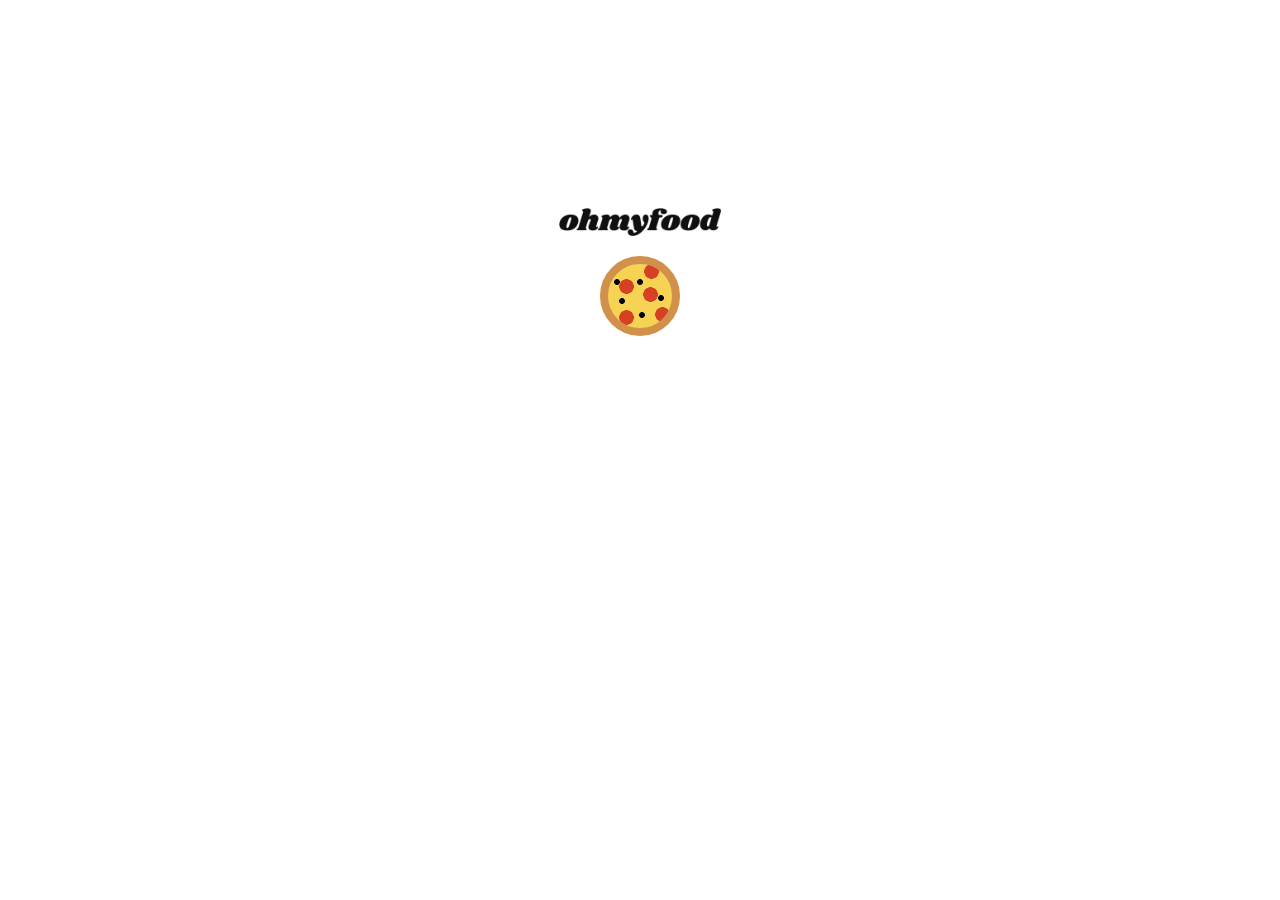
<file: index.html>
<!DOCTYPE html>
<html>
    <head>
        <title>Redirection</title>
        <meta http-equiv="refresh" content="3; url = home.html" />
        <link rel="stylesheet" href="./assets/css/loader.css" />
    </head>
    <body>
        <main class="loader">
            <img class="loader__img" src="./assets/images/logo/ohmyfood.png" alt="">
            <div class="loader__loader"></div>
        </main>
    </body>
</html>
</file>
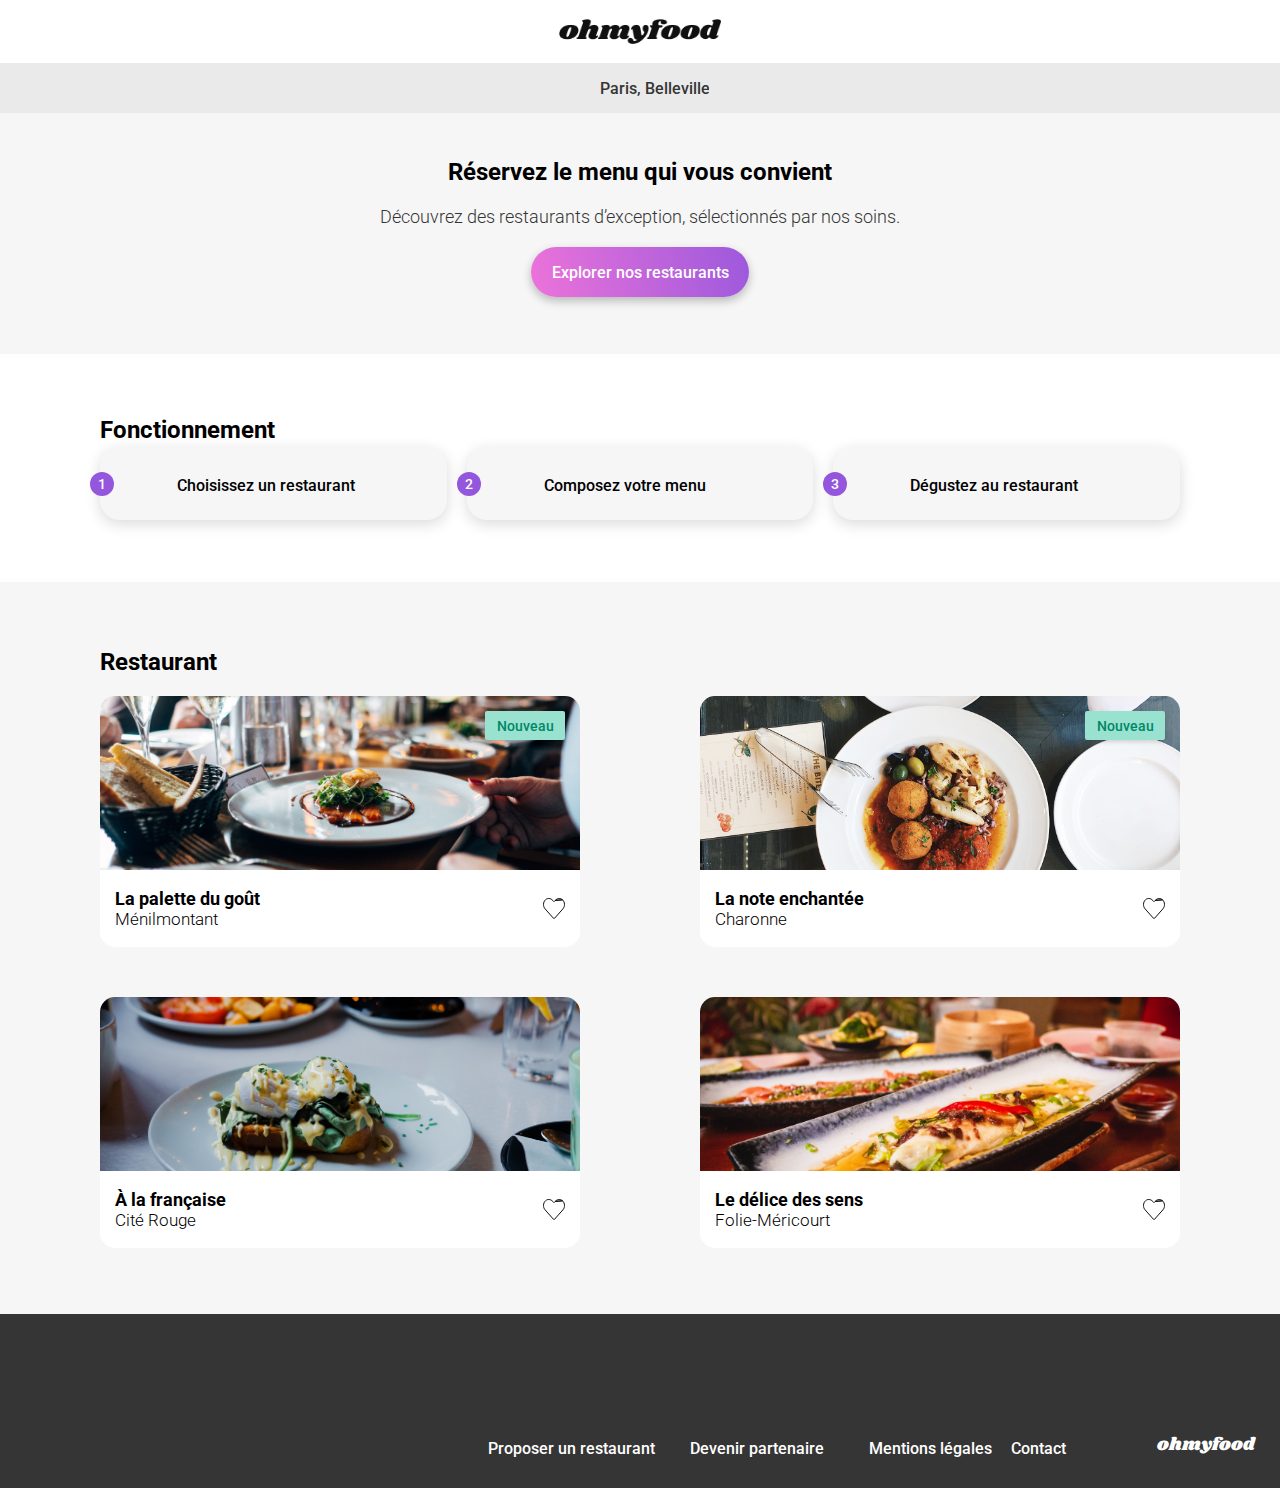
<file: home.html>
<!DOCTYPE html>
<html lang="FR">
<head>
    <meta charset="UTF-8">
    <meta name="viewport" content="width=device-width, initial-scale=1.0">
    <title>Ohmyfood</title>
    <link
            rel="stylesheet"
            href="https://cdnjs.cloudflare.com/ajax/libs/font-awesome/6.2.1/css/all.min.css"
            integrity="sha512-MV7K8+y+gLIBoVD59lQIYicR65iaqukzvf/nwasF0nqhPay5w/9lJmVM2hMDcnK1OnMGCdVK+iQrJ7lzPJQd1w=="
            crossorigin="anonymous"
            referrerpolicy="no-referrer" />
    <link rel="stylesheet" href="./assets/css/style.css" />
</head>
<body>
    <header class="header">
        <div class="header__title">
            <!-- <i class="fa-solid fa-arrow-left header__title-i"></i> -->
            <img class="header__title-img" src="./assets/images/logo/ohmyfood.png" alt="">
        </div>
        <div class="header__location">
            <i class="header__location-i fa-solid fa-location-dot"></i>
            <form action="#">
                <input class="header__location-input" value="Paris, Belleville"></input>
            </form>
        </div>
    </header>
    <main>
        <section class="home">
            <h1 class="home__title">Réservez le menu qui vous convient</h1>
            <p class="home__text">Découvrez des restaurants d’exception, sélectionnés par nos soins.</p>
            <Button class="home__btn">
                Explorer nos restaurants
            </Button>
        </section>
        <section class="howto">
            <div class="howto__box">
                <h2 class="howto__box-title">Fonctionnement</h2>
                <div class="howto__box-div">
                    <div class="howto__box-div-box">
                        <div class="howto__box-div-box-circle">
                            <p class="howto__box-div-box-circle-text">1</p>
                        </div>
                        <i class="howto__box-div-box-i fa-solid fa-mobile-screen-button"></i>
                        <p class="howto__box-div-box-text">Choisissez un restaurant</p>
                    </div>
                    <div class="howto__box-div-box">
                        <div class="howto__box-div-box-circle">
                            <p class="howto__box-div-box-circle-text">2</p>
                        </div>
                        <i class="howto__box-div-box-i fa-solid fa-list"></i>
                        <p class="howto__box-div-box-text">Composez votre menu</p>
                    </div>
                    <div class="howto__box-div-box">
                        <div class="howto__box-div-box-circle">
                            <p class="howto__box-div-box-circle-text">3</p>
                        </div>
                        <i class="howto__box-div-box-i fa-solid fa-store"></i>
                        <p class="howto__box-div-box-text">Dégustez au restaurant</p>
                    </div>
                </div>
            </div>
        </section>
        <section class="restaurant">
            <div class="restaurant__div">
                <h2 class="restaurant__div-title">Restaurant</h2>
                <div class="restaurant__div-cards">
                    <a href="./restaurant/restaurant1.html">
                        <div class="restaurant__div-cards-card">
                            <div class="restaurant__div-cards-card-new">Nouveau</div>
                            <img class="restaurant__div-cards-card-img" src="./assets/images/restaurants/jay-wennington-N_Y88TWmGwA-unsplash.jpg" alt="">
                            <div class="restaurant__div-cards-card-bottom">
                                <div class="restaurant__div-cards-card-bottom-texts">
                                    <h3 class="restaurant__div-cards-card-bottom-texts-title">La palette du goût</h3>
                                    <p class="restaurant__div-cards-card-bottom-texts-text">Ménilmontant</p>
                                </div>
                                <div class="restaurant__div-cards-card-bottom-i"></div>
                            </div>
                        </div>
                    </a>
                    <a href="./restaurant/restaurant2.html">
                        <div class="restaurant__div-cards-card">
                            <div class="restaurant__div-cards-card-new">Nouveau</div>
                            <img class="restaurant__div-cards-card-img" src="./assets/images/restaurants/stil-u2Lp8tXIcjw-unsplash.jpg" alt="">
                            <div class="restaurant__div-cards-card-bottom">
                                <div class="restaurant__div-cards-card-bottom-texts">
                                    <h3 class="restaurant__div-cards-card-bottom-texts-title">La note enchantée</h3>
                                    <p class="restaurant__div-cards-card-bottom-texts-text">Charonne</p>
                                </div>
                                <div class="restaurant__div-cards-card-bottom-i"></div>
                            </div>
                        </div>
                    </a>
                    <a href="./restaurant/restaurant3.html">
                        <div class="restaurant__div-cards-card">
                            <div class="restaurant__div-cards-card-new restaurant__div-cards-card-new-hidden">Nouveau</div>
                            <img class="restaurant__div-cards-card-img" src="./assets/images/restaurants/toa-heftiba-DQKerTsQwi0-unsplash.jpg" alt="">
                            <div class="restaurant__div-cards-card-bottom">
                                <div class="restaurant__div-cards-card-bottom-texts">
                                    <h3 class="restaurant__div-cards-card-bottom-texts-title">À la française</h3>
                                    <p class="restaurant__div-cards-card-bottom-texts-text">Cité Rouge</p>
                                </div>
                                <div class="restaurant__div-cards-card-bottom-i"></div>
                            </div>
                        </div>
                    </a>
                    <a href="./restaurant/restaurant4.html">
                        <div class="restaurant__div-cards-card">
                            <div class="restaurant__div-cards-card-new restaurant__div-cards-card-new-hidden">Nouveau</div>
                            <img class="restaurant__div-cards-card-img" src="./assets/images/restaurants/louis-hansel-shotsoflouis-qNBGVyOCY8Q-unsplash.jpg" alt="">
                            <div class="restaurant__div-cards-card-bottom">
                                <div class="restaurant__div-cards-card-bottom-texts">
                                    <h3 class="restaurant__div-cards-card-bottom-texts-title">Le délice des sens</h3>
                                    <p class="restaurant__div-cards-card-bottom-texts-text">Folie-Méricourt</p>
                                </div>
                                <div class="restaurant__div-cards-card-bottom-i"></div>
                            </div>
                        </div>
                    </a>
                </div>
            </div>
        </section>
    </main>
    <footer class="footer">
        <h2 class="footer__title">ohmyfood</h2>
        <div class="footer__links">
            <div class="footer__links-link">
                <i class="footer__links-link-i fa-solid fa-utensils fa-sm"></i>
                <p class="footer__links-link-text">Proposer un restaurant</p>
            </div>
            <div class="footer__links-link">
                <i class="footer__links-link-i fa-solid fa-handshake-angle fa-sm"></i>
                <p class="footer__links-link-text">Devenir partenaire</p>
            </div>
            <div class="footer__links-link">
                <p class="footer__links-link-text">Mentions légales</p>
            </div>
            <div class="footer__links-link">
                <a href="mailto:omyfood@gmail.com" class="footer__links-link-text">Contact</a>
            </div>
        </div>
    </footer>
</body>
</html>
</file>
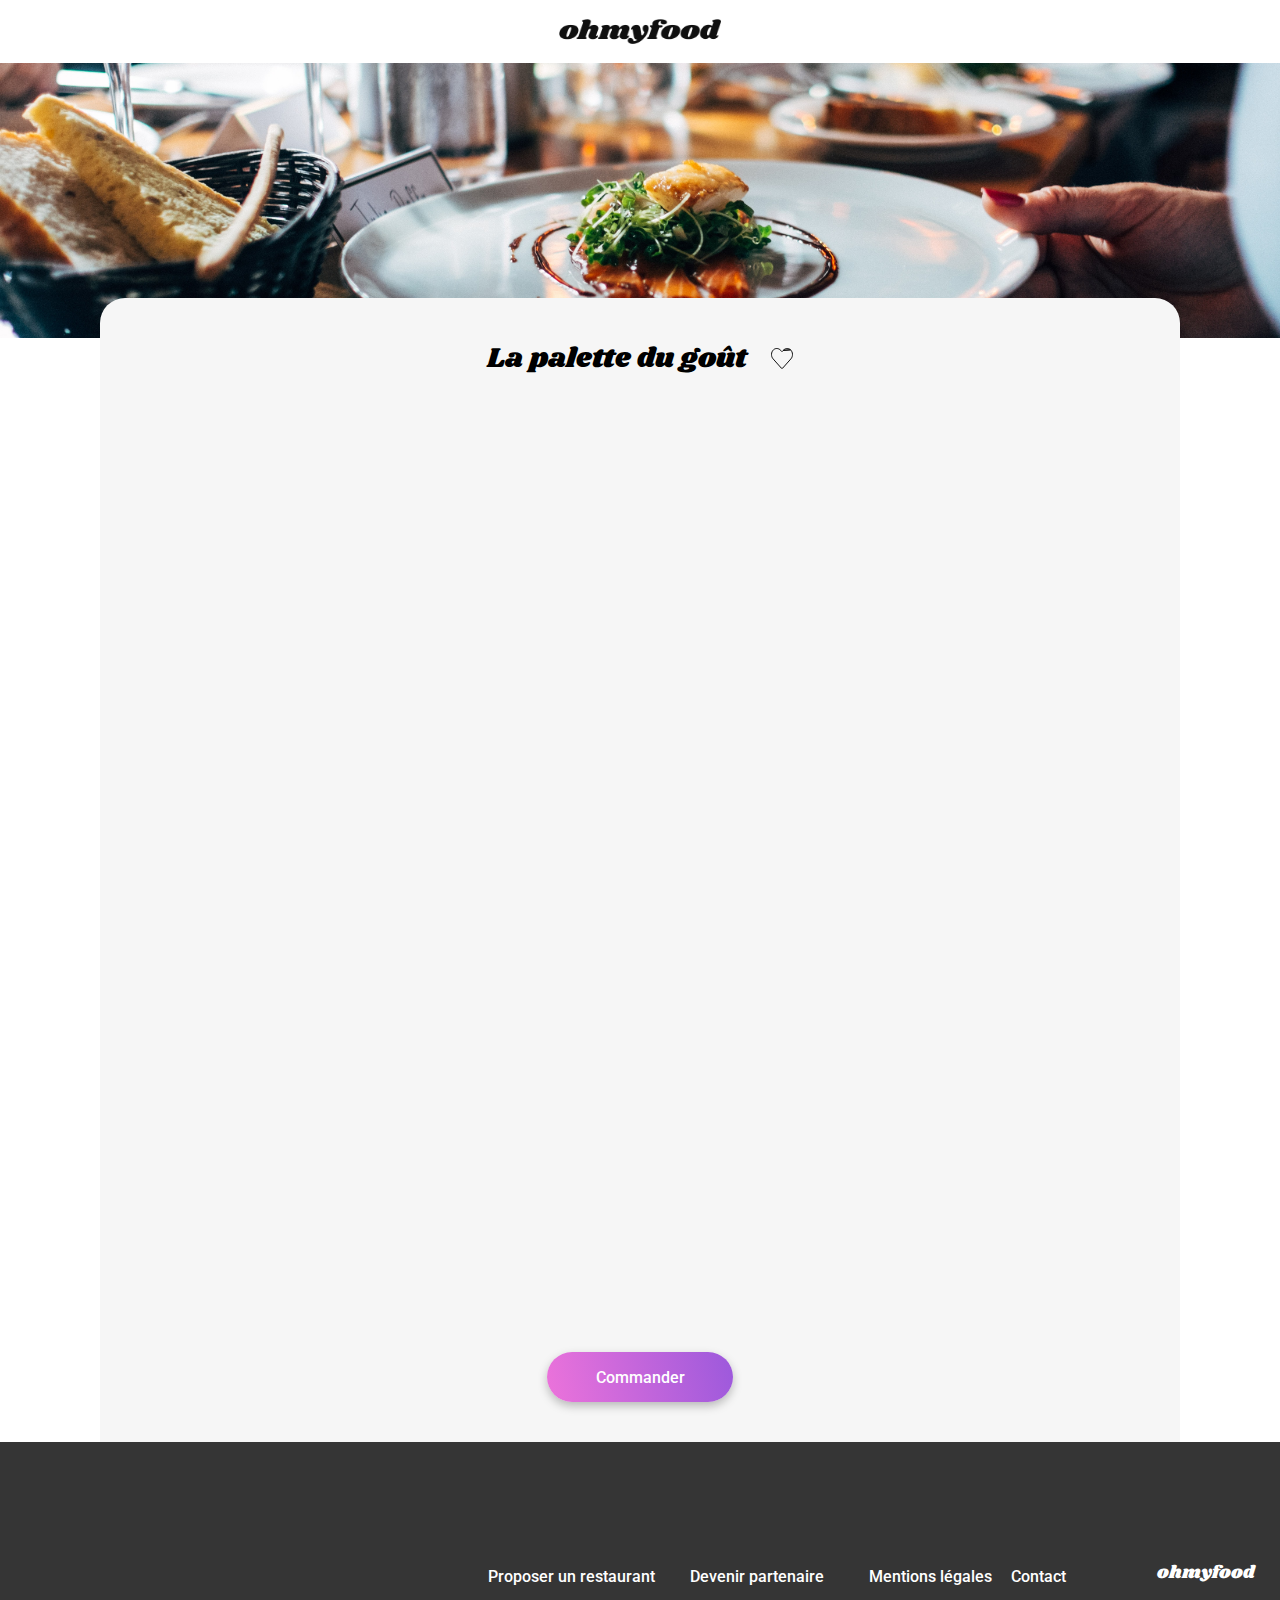
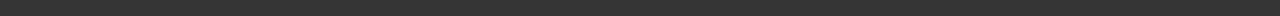
<file: restaurant/restaurant1.html>
<!DOCTYPE html>
<html lang="FR">
<head>
    <meta charset="UTF-8">
    <meta name="viewport" content="width=device-width, initial-scale=1.0">
    <title>Ohmyfood</title>
    <link
            rel="stylesheet"
            href="https://cdnjs.cloudflare.com/ajax/libs/font-awesome/6.2.1/css/all.min.css"
            integrity="sha512-MV7K8+y+gLIBoVD59lQIYicR65iaqukzvf/nwasF0nqhPay5w/9lJmVM2hMDcnK1OnMGCdVK+iQrJ7lzPJQd1w=="
            crossorigin="anonymous"
            referrerpolicy="no-referrer" />
    <link rel="stylesheet" type="text/css" href="./../assets/css/style.css" />
</head>
<body>
    <header class="header rest">
        <div class="header__title">
            <a href="../home.html">
                <i class="fa-solid fa-arrow-left header__title-i"></i>
            </a>
            <img class="header__title-img" src="./../assets/images/logo/ohmyfood.png" alt="">
        </div>
    </header>
    <main class="menu-background">
        <img class="headerImage" src="./../assets/images/restaurants/jay-wennington-N_Y88TWmGwA-unsplash.jpg" alt="">
        <div class="menu">
            <div class="menu__title">
                <h1 class="menu__title-text">La palette du goût</h1>
                <div class="menu__title-img"></div>
            </div>
            <div class="menu__menus">
                <h2 class="menu__menus-title">Entrées</h2>
                <div class="menu__menus-line"></div>
                <a>
                    <div class="menu__menus-plates">
                        <div class="menu__menus-plates-box">
                            <h3 class="menu__menus-plates-box-title">Fricassée d'escargots</h3>
                            <div class="menu__menus-plates-box-infos">
                                <h4 class="menu__menus-plates-box-infos-info">Au piment d'Espelette </h4>
                                <p class="menu__menus-plates-box-infos-price">25€</p>
                            </div>
                        </div>
                        <div class="menu__menus-plates-selected">
                            <i class="menu__menus-plates-selected-i fa-solid fa-circle-check"></i>
                        </div>
                    </div>
                </a>
                <a>
                    <div class="menu__menus-plates">
                        <div class="menu__menus-plates-box">
                            <h3 class="menu__menus-plates-box-title">Foie gras de canard mi-cuit</h3>
                            <div class="menu__menus-plates-box-infos">
                                <h4 class="menu__menus-plates-box-infos-info">Et ses copeaux de truffe noire</h4>
                                <p class="menu__menus-plates-box-infos-price">35€</p>
                            </div>
                        </div>
                        <div class="menu__menus-plates-selected">
                            <i class="menu__menus-plates-selected-i fa-solid fa-circle-check"></i>
                        </div>
                    </div>
                </a>
                <a>
                    <div class="menu__menus-plates">
                        <div class="menu__menus-plates-box">
                            <h3 class="menu__menus-plates-box-title">Œuf au plat</h3>
                            <div class="menu__menus-plates-box-infos">
                                <h4 class="menu__menus-plates-box-infos-info">Assaisonné à la truffe sur lit de caviar</h4>
                                <p class="menu__menus-plates-box-infos-price">20€</p>
                            </div>
                        </div>
                        <div class="menu__menus-plates-selected">
                            <i class="menu__menus-plates-selected-i fa-solid fa-circle-check"></i>
                        </div>
                    </div>
                </a>
            </div>
            <div class="menu__menus delay-1">
                <h2 class="menu__menus-title">Plats</h2>
                <div class="menu__menus-line"></div>
                <a>
                    <div class="menu__menus-plates">
                        <div class="menu__menus-plates-box">
                            <h3 class="menu__menus-plates-box-title">Filet de bœuf aux herbes</h3>
                            <div class="menu__menus-plates-box-infos">
                                <h4 class="menu__menus-plates-box-infos-info">Accompagné de sa ribambelle de légumes</h4>
                                <p class="menu__menus-plates-box-infos-price">40€</p>
                            </div>
                        </div>
                        <div class="menu__menus-plates-selected">
                            <i class="menu__menus-plates-selected-i fa-solid fa-circle-check"></i>
                        </div>
                    </div>
                </a>
                <a>
                    <div class="menu__menus-plates">
                        <div class="menu__menus-plates-box">
                            <h3 class="menu__menus-plates-box-title">Parmentier de queue de bœuf</h3>
                            <div class="menu__menus-plates-box-infos">
                                <h4 class="menu__menus-plates-box-infos-info">À la truffe noire sur sa purée de panais</h4>
                                <p class="menu__menus-plates-box-infos-price">35€</p>
                            </div>
                        </div>
                        <div class="menu__menus-plates-selected">
                            <i class="menu__menus-plates-selected-i fa-solid fa-circle-check"></i>
                        </div>
                    </div>
                </a>
                <a>
                    <div class="menu__menus-plates">
                        <div class="menu__menus-plates-box">
                            <h3 class="menu__menus-plates-box-title">Filet de turbot</h3>
                            <div class="menu__menus-plates-box-infos">
                                <h4 class="menu__menus-plates-box-infos-info">Aux agrumes</h4>
                                <p class="menu__menus-plates-box-infos-price">44€</p>
                            </div>
                        </div>
                        <div class="menu__menus-plates-selected">
                            <i class="menu__menus-plates-selected-i fa-solid fa-circle-check"></i>
                        </div>
                    </div>
                </a>
            </div>
            <div class="menu__menus delay-2">
                <h2 class="menu__menus-title">Desserts</h2>
                <div class="menu__menus-line"></div>
                <a>
                    <div class="menu__menus-plates">
                        <div class="menu__menus-plates-box">
                            <h3 class="menu__menus-plates-box-title">Paris-Brest</h3>
                            <div class="menu__menus-plates-box-infos">
                                <h4 class="menu__menus-plates-box-infos-info">Revisité</h4>
                                <p class="menu__menus-plates-box-infos-price">18€</p>
                            </div>
                        </div>
                        <div class="menu__menus-plates-selected">
                            <i class="menu__menus-plates-selected-i fa-solid fa-circle-check"></i>
                        </div>
                    </div>
                </a>
                <a>
                    <div class="menu__menus-plates">
                        <div class="menu__menus-plates-box">
                            <h3 class="menu__menus-plates-box-title">Macaron au chocolat d'exception</h3>
                            <div class="menu__menus-plates-box-infos">
                                <h4 class="menu__menus-plates-box-infos-info">Et glace à la vanille de Madagascar</h4>
                                <p class="menu__menus-plates-box-infos-price">22€</p>
                            </div>
                        </div>
                        <div class="menu__menus-plates-selected">
                            <i class="menu__menus-plates-selected-i fa-solid fa-circle-check"></i>
                        </div>
                    </div>
                </a>
                <a>
                    <div class="menu__menus-plates">
                        <div class="menu__menus-plates-box">
                            <h3 class="menu__menus-plates-box-title">Mousse au chocolat</h3>
                            <div class="menu__menus-plates-box-infos">
                                <h4 class="menu__menus-plates-box-infos-info">Au piment d'Espelette et à la truffe noire</h4>
                                <p class="menu__menus-plates-box-infos-price">23€</p>
                            </div>
                        </div>
                        <div class="menu__menus-plates-selected">
                            <i class="menu__menus-plates-selected-i fa-solid fa-circle-check"></i>
                        </div>
                    </div>
                </a>
            </div>
            <div class="menu__btn">
                <a class="menu__btn-btn">
                    Commander
                </a>
            </div>
        </div>
    </main>
    <footer class="footer restaurant-footer">
        <h2 class="footer__title">ohmyfood</h2>
        <div class="footer__links">
            <div class="footer__links-link">
                <i class="footer__links-link-i fa-solid fa-utensils fa-sm"></i>
                <p class="footer__links-link-text">Proposer un restaurant</p>
            </div>
            <div class="footer__links-link">
                <i class="footer__links-link-i fa-solid fa-handshake-angle fa-sm"></i>
                <p class="footer__links-link-text">Devenir partenaire</p>
            </div>
            <div class="footer__links-link">
                <p class="footer__links-link-text">Mentions légales</p>
            </div>
            <div class="footer__links-link">
                <a href="mailto:omyfood@gmail.com" class="footer__links-link-text">Contact</a>
            </div>
        </div>
    </footer>
</body>
</html>
</file>
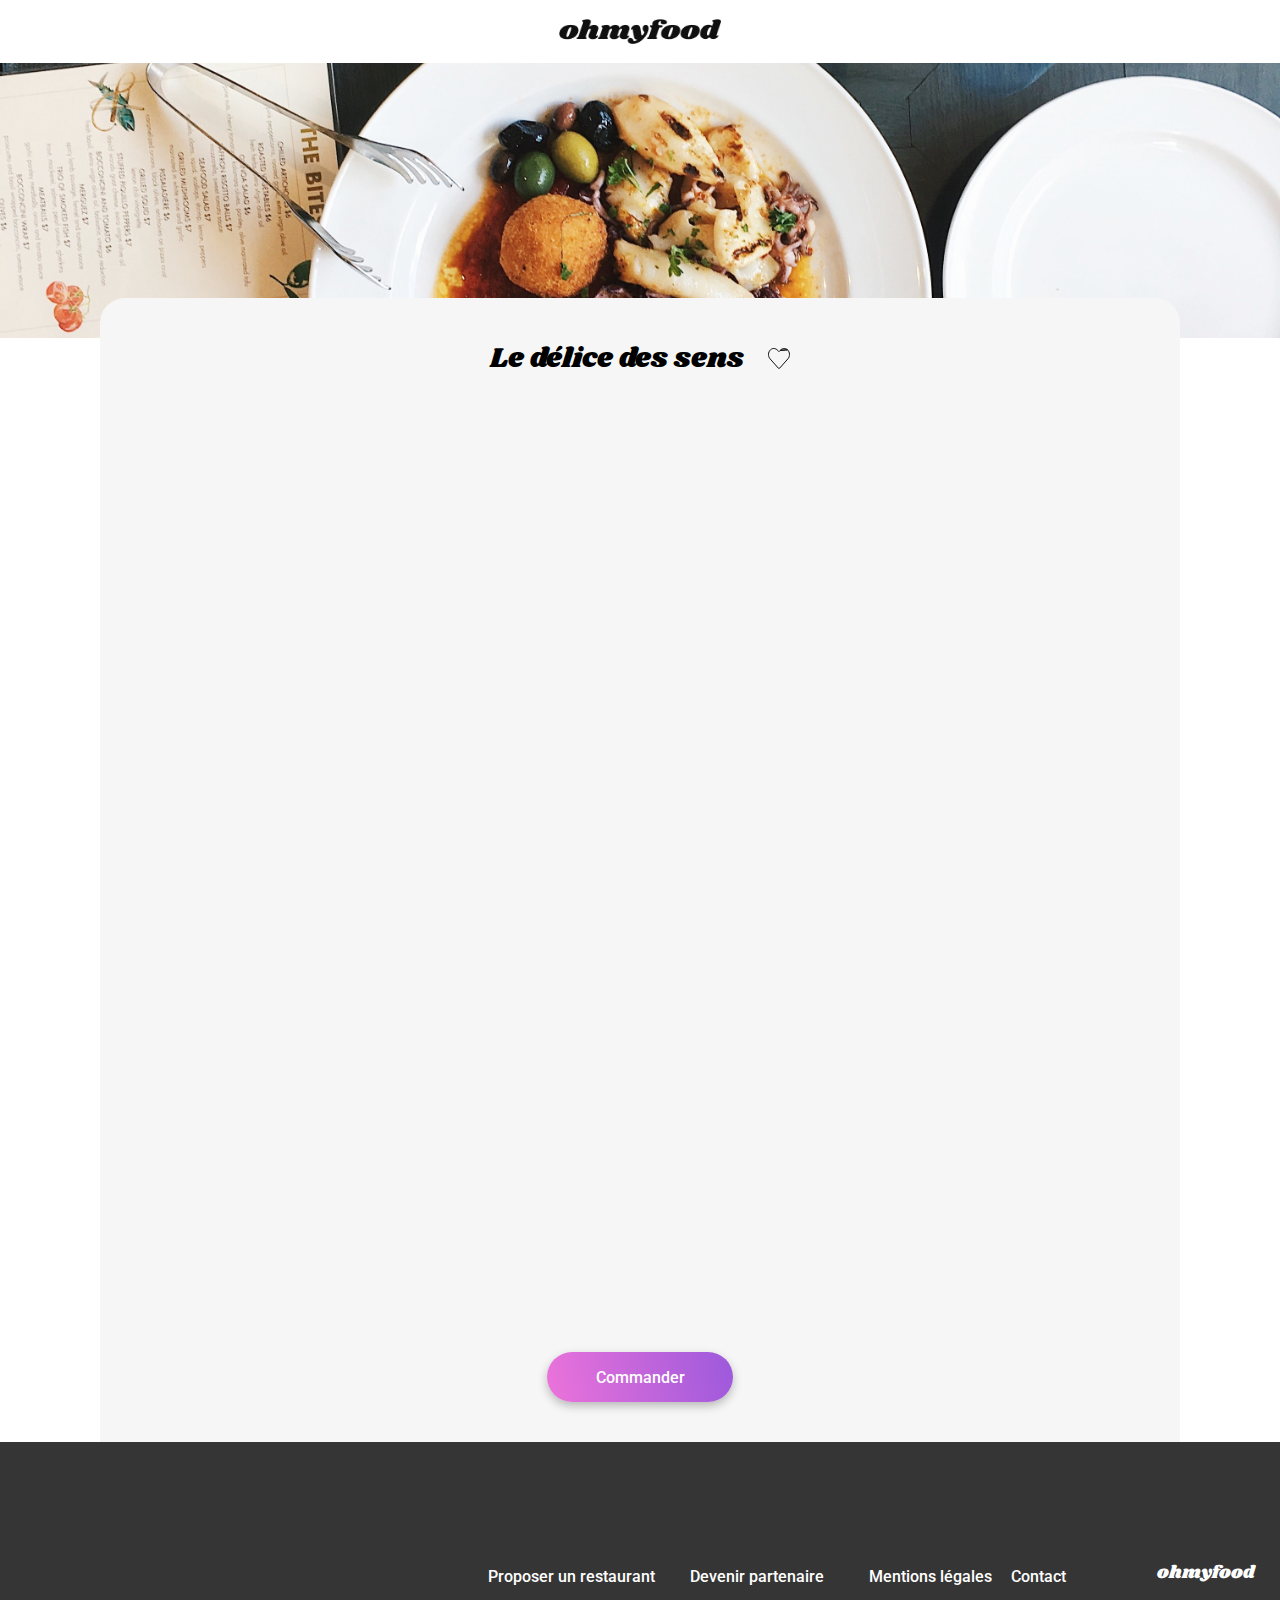
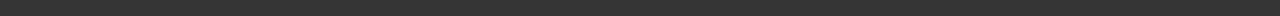
<file: restaurant/restaurant2.html>
<!DOCTYPE html>
<html lang="FR">
<head>
    <meta charset="UTF-8">
    <meta name="viewport" content="width=device-width, initial-scale=1.0">
    <title>Ohmyfood</title>
    <link
            rel="stylesheet"
            href="https://cdnjs.cloudflare.com/ajax/libs/font-awesome/6.2.1/css/all.min.css"
            integrity="sha512-MV7K8+y+gLIBoVD59lQIYicR65iaqukzvf/nwasF0nqhPay5w/9lJmVM2hMDcnK1OnMGCdVK+iQrJ7lzPJQd1w=="
            crossorigin="anonymous"
            referrerpolicy="no-referrer" />
    <link rel="stylesheet" type="text/css" href="./../assets/css/style.css" />
</head>
<body>
    <header class="header rest">
        <div class="header__title">
            <a href="../home.html">
                <i class="fa-solid fa-arrow-left header__title-i"></i>
            </a>
            <img class="header__title-img" src="./../assets/images/logo/ohmyfood.png" alt="">
        </div>
    </header>
    <main class="menu-background">
        <img class="headerImage" src="./../assets/images/restaurants/stil-u2Lp8tXIcjw-unsplash.jpg" alt="">
        <div class="menu">
            <div class="menu__title">
                <h1 class="menu__title-text">Le délice des sens</h1>
                <div class="menu__title-img"></div>
            </div>
            <div class="menu__menus">
                <h2 class="menu__menus-title">Entrées</h2>
                <div class="menu__menus-line"></div>
                <a>
                    <div class="menu__menus-plates">
                        <div class="menu__menus-plates-box">
                            <h3 class="menu__menus-plates-box-title">Tartare de thon</h3>
                            <div class="menu__menus-plates-box-infos">
                                <h4 class="menu__menus-plates-box-infos-info">Assaisonné au yuzu</h4>
                                <p class="menu__menus-plates-box-infos-price">25€</p>
                            </div>
                        </div>
                        <div class="menu__menus-plates-selected">
                            <i class="menu__menus-plates-selected-i fa-solid fa-circle-check"></i>
                        </div>
                    </div>
                </a>
                <a>
                    <div class="menu__menus-plates">
                        <div class="menu__menus-plates-box">
                            <h3 class="menu__menus-plates-box-title">Bouchée de homard croustillant </h3>
                            <div class="menu__menus-plates-box-infos">
                                <h4 class="menu__menus-plates-box-infos-info">Et sa farandole de petits légumes</h4>
                                <p class="menu__menus-plates-box-infos-price">35€</p>
                            </div>
                        </div>
                        <div class="menu__menus-plates-selected">
                            <i class="menu__menus-plates-selected-i fa-solid fa-circle-check"></i>
                        </div>
                    </div>
                </a>
                <a>
                    <div class="menu__menus-plates">
                        <div class="menu__menus-plates-box">
                            <h3 class="menu__menus-plates-box-title">Velouté de cèpes </h3>
                            <div class="menu__menus-plates-box-infos">
                                <h4 class="menu__menus-plates-box-infos-info">Aux truffes</h4>
                                <p class="menu__menus-plates-box-infos-price">20€</p>
                            </div>
                        </div>
                        <div class="menu__menus-plates-selected">
                            <i class="menu__menus-plates-selected-i fa-solid fa-circle-check"></i>
                        </div>
                    </div>
                </a>
            </div>
            <div class="menu__menus delay-1">
                <h2 class="menu__menus-title">Plats</h2>
                <div class="menu__menus-line"></div>
                <a>
                    <div class="menu__menus-plates">
                        <div class="menu__menus-plates-box">
                            <h3 class="menu__menus-plates-box-title">Poulet rôti aux herbes de Provence</h3>
                            <div class="menu__menus-plates-box-infos">
                                <h4 class="menu__menus-plates-box-infos-info">Et sa crème de truffe</h4>
                                <p class="menu__menus-plates-box-infos-price">40€</p>
                            </div>
                        </div>
                        <div class="menu__menus-plates-selected">
                            <i class="menu__menus-plates-selected-i fa-solid fa-circle-check"></i>
                        </div>
                    </div>
                </a>
                <a>
                    <div class="menu__menus-plates">
                        <div class="menu__menus-plates-box">
                            <h3 class="menu__menus-plates-box-title">Langouste rôtie</h3>
                            <div class="menu__menus-plates-box-infos">
                                <h4 class="menu__menus-plates-box-infos-info">Et ses légumes de saison</h4>
                                <p class="menu__menus-plates-box-infos-price">35€</p>
                            </div>
                        </div>
                        <div class="menu__menus-plates-selected">
                            <i class="menu__menus-plates-selected-i fa-solid fa-circle-check"></i>
                        </div>
                    </div>
                </a>
                <a>
                    <div class="menu__menus-plates">
                        <div class="menu__menus-plates-box">
                            <h3 class="menu__menus-plates-box-title">Côte de bœuf Angus</h3>
                            <div class="menu__menus-plates-box-infos">
                                <h4 class="menu__menus-plates-box-infos-info">Et sa purée de panais</h4>
                                <p class="menu__menus-plates-box-infos-price">44€</p>
                            </div>
                        </div>
                        <div class="menu__menus-plates-selected">
                            <i class="menu__menus-plates-selected-i fa-solid fa-circle-check"></i>
                        </div>
                    </div>
                </a>
            </div>
            <div class="menu__menus delay-2">
                <h2 class="menu__menus-title">Desserts</h2>
                <div class="menu__menus-line"></div>
                <a>
                    <div class="menu__menus-plates">
                        <div class="menu__menus-plates-box">
                            <h3 class="menu__menus-plates-box-title">Farandole de desserts</h3>
                            <div class="menu__menus-plates-box-infos">
                                <h4 class="menu__menus-plates-box-infos-info">Du chef</h4>
                                <p class="menu__menus-plates-box-infos-price">18€</p>
                            </div>
                        </div>
                        <div class="menu__menus-plates-selected">
                            <i class="menu__menus-plates-selected-i fa-solid fa-circle-check"></i>
                        </div>
                    </div>
                </a>
                <a>
                    <div class="menu__menus-plates">
                        <div class="menu__menus-plates-box">
                            <h3 class="menu__menus-plates-box-title">Crème brulée</h3>
                            <div class="menu__menus-plates-box-infos">
                                <h4 class="menu__menus-plates-box-infos-info">Revisitée</h4>
                                <p class="menu__menus-plates-box-infos-price">22€</p>
                            </div>
                        </div>
                        <div class="menu__menus-plates-selected">
                            <i class="menu__menus-plates-selected-i fa-solid fa-circle-check"></i>
                        </div>
                    </div>
                </a>
                <a>
                    <div class="menu__menus-plates">
                        <div class="menu__menus-plates-box">
                            <h3 class="menu__menus-plates-box-title">Tiramisu</h3>
                            <div class="menu__menus-plates-box-infos">
                                <h4 class="menu__menus-plates-box-infos-info">À la noisette</h4>
                                <p class="menu__menus-plates-box-infos-price">23€</p>
                            </div>
                        </div>
                        <div class="menu__menus-plates-selected">
                            <i class="menu__menus-plates-selected-i fa-solid fa-circle-check"></i>
                        </div>
                    </div>
                </a>
            </div>
            <div class="menu__btn">
                <Button class="menu__btn-btn">
                    Commander
                </Button>
            </div>
        </div>
    </main>
    <footer class="footer restaurant-footer">
        <h2 class="footer__title">ohmyfood</h2>
        <div class="footer__links">
            <div class="footer__links-link">
                <i class="footer__links-link-i fa-solid fa-utensils fa-sm"></i>
                <p class="footer__links-link-text">Proposer un restaurant</p>
            </div>
            <div class="footer__links-link">
                <i class="footer__links-link-i fa-solid fa-handshake-angle fa-sm"></i>
                <p class="footer__links-link-text">Devenir partenaire</p>
            </div>
            <div class="footer__links-link">
                <p class="footer__links-link-text">Mentions légales</p>
            </div>
            <div class="footer__links-link">
                <a href="mailto:omyfood@gmail.com" class="footer__links-link-text">Contact</a>
            </div>
        </div>
    </footer>
</body>
</html>
</file>
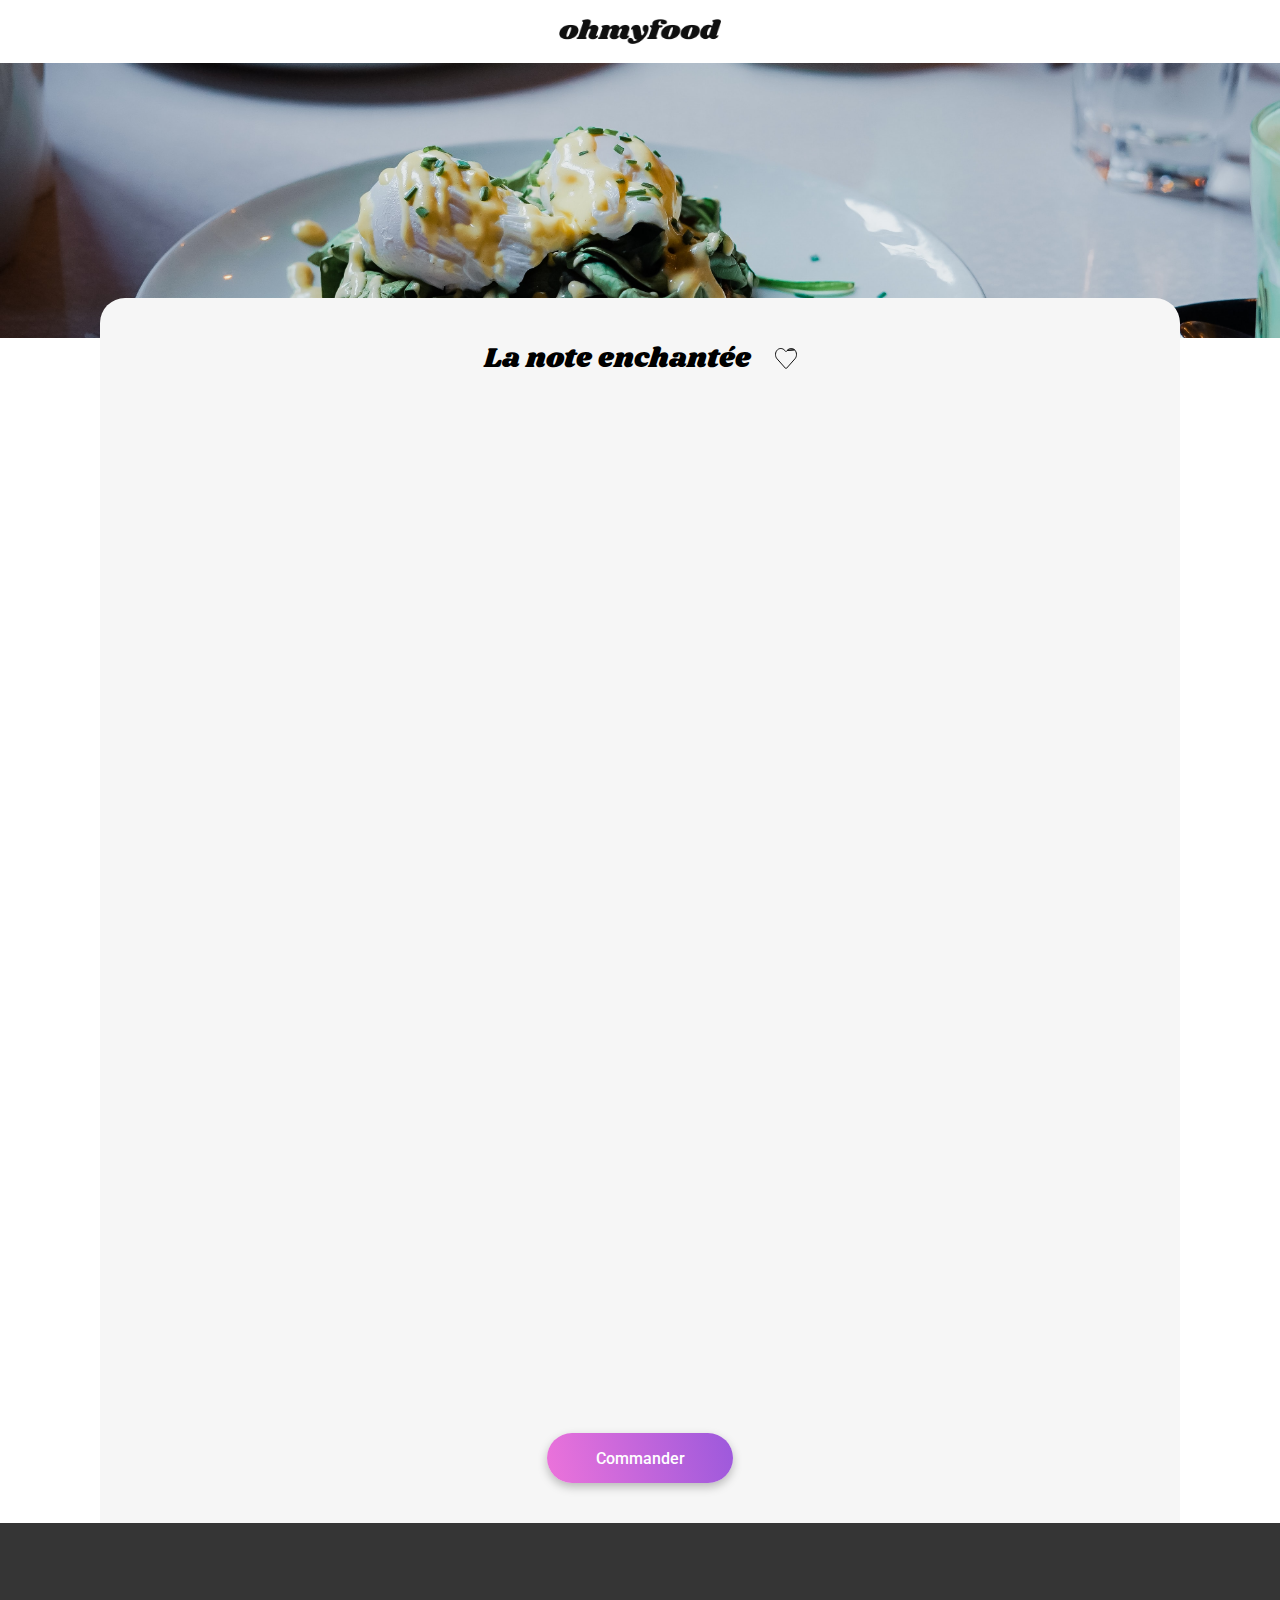
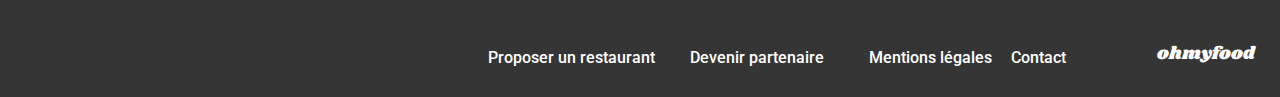
<file: restaurant/restaurant3.html>
<!DOCTYPE html>
<html lang="FR">
<head>
    <meta charset="UTF-8">
    <meta name="viewport" content="width=device-width, initial-scale=1.0">
    <title>Ohmyfood</title>
    <link
            rel="stylesheet"
            href="https://cdnjs.cloudflare.com/ajax/libs/font-awesome/6.2.1/css/all.min.css"
            integrity="sha512-MV7K8+y+gLIBoVD59lQIYicR65iaqukzvf/nwasF0nqhPay5w/9lJmVM2hMDcnK1OnMGCdVK+iQrJ7lzPJQd1w=="
            crossorigin="anonymous"
            referrerpolicy="no-referrer" />
    <link rel="stylesheet" type="text/css" href="./../assets/css/style.css" />
</head>
<body>
    <header class="header rest">
        <div class="header__title">
            <a href="../home.html">
                <i class="fa-solid fa-arrow-left header__title-i"></i>
            </a>
            <img class="header__title-img" src="./../assets/images/logo/ohmyfood.png" alt="">
        </div>
    </header>
    <main class="menu-background">
        <img class="headerImage" src="./../assets/images/restaurants/toa-heftiba-DQKerTsQwi0-unsplash.jpg" alt="">
        <div class="menu">
            <div class="menu__title">
                <h1 class="menu__title-text">La note enchantée</h1>
                <div class="menu__title-img"></div>
            </div>
            <div class="menu__menus">
                <h2 class="menu__menus-title">Entrées</h2>
                <div class="menu__menus-line"></div>
                <a>
                    <div class="menu__menus-plates">
                        <div class="menu__menus-plates-box">
                            <h3 class="menu__menus-plates-box-title">Ravioles de foie gras</h3>
                            <div class="menu__menus-plates-box-infos">
                                <h4 class="menu__menus-plates-box-infos-info">Accompagnées de leur crème à la truffe</h4>
                                <p class="menu__menus-plates-box-infos-price">25€</p>
                            </div>
                        </div>
                        <div class="menu__menus-plates-selected">
                            <i class="menu__menus-plates-selected-i fa-solid fa-circle-check"></i>
                        </div>
                    </div>
                </a>
                <a>
                    <div class="menu__menus-plates">
                        <div class="menu__menus-plates-box">
                            <h3 class="menu__menus-plates-box-title">Caviar osciètre</h3>
                            <div class="menu__menus-plates-box-infos">
                                <h4 class="menu__menus-plates-box-infos-info">Sur blini à la farine de blé noir</h4>
                                <p class="menu__menus-plates-box-infos-price">35€</p>
                            </div>
                        </div>
                        <div class="menu__menus-plates-selected">
                            <i class="menu__menus-plates-selected-i fa-solid fa-circle-check"></i>
                        </div>
                    </div>
                </a>
                <a>
                    <div class="menu__menus-plates">
                        <div class="menu__menus-plates-box">
                            <h3 class="menu__menus-plates-box-title">Homard et espuma de potiron</h3>
                            <div class="menu__menus-plates-box-infos">
                                <h4 class="menu__menus-plates-box-infos-info">Marinés aux zestes d'orange</h4>
                                <p class="menu__menus-plates-box-infos-price">20€</p>
                            </div>
                        </div>
                        <div class="menu__menus-plates-selected">
                            <i class="menu__menus-plates-selected-i fa-solid fa-circle-check"></i>
                        </div>
                    </div>
                </a>
                <a>
                    <div class="menu__menus-plates">
                        <div class="menu__menus-plates-box">
                            <h3 class="menu__menus-plates-box-title">Foie gras de canard cuit entier</h3>
                            <div class="menu__menus-plates-box-infos">
                                <h4 class="menu__menus-plates-box-infos-info">Confiture de figue et pain toasté</h4>
                                <p class="menu__menus-plates-box-infos-price">35€</p>
                            </div>
                        </div>
                        <div class="menu__menus-plates-selected">
                            <i class="menu__menus-plates-selected-i fa-solid fa-circle-check"></i>
                        </div>
                    </div>
                </a>
            </div>
            <div class="menu__menus delay-1">
                <h2 class="menu__menus-title">Plats</h2>
                <div class="menu__menus-line"></div>
                <a>
                    <div class="menu__menus-plates">
                        <div class="menu__menus-plates-box">
                            <h3 class="menu__menus-plates-box-title">Noix de coquilles Saint-Jacques</h3>
                            <div class="menu__menus-plates-box-infos">
                                <h4 class="menu__menus-plates-box-infos-info">Sur lit de purée de céleri-rave</h4>
                                <p class="menu__menus-plates-box-infos-price">40€</p>
                            </div>
                        </div>
                        <div class="menu__menus-plates-selected">
                            <i class="menu__menus-plates-selected-i fa-solid fa-circle-check"></i>
                        </div>
                    </div>
                </a>
                <a>
                    <div class="menu__menus-plates">
                        <div class="menu__menus-plates-box">
                            <h3 class="menu__menus-plates-box-title">Langoustine poêlée</h3>
                            <div class="menu__menus-plates-box-infos">
                                <h4 class="menu__menus-plates-box-infos-info">Purée de patate douce</h4>
                                <p class="menu__menus-plates-box-infos-price">35€</p>
                            </div>
                        </div>
                        <div class="menu__menus-plates-selected">
                            <i class="menu__menus-plates-selected-i fa-solid fa-circle-check"></i>
                        </div>
                    </div>
                </a>
                <a>
                    <div class="menu__menus-plates">
                        <div class="menu__menus-plates-box">
                            <h3 class="menu__menus-plates-box-title">Mijoté de queue de bœuf</h3>
                            <div class="menu__menus-plates-box-infos">
                                <h4 class="menu__menus-plates-box-infos-info">Et riz sauvage aux zestes de citron</h4>
                                <p class="menu__menus-plates-box-infos-price">44€</p>
                            </div>
                        </div>
                        <div class="menu__menus-plates-selected">
                            <i class="menu__menus-plates-selected-i fa-solid fa-circle-check"></i>
                        </div>
                    </div>
                </a>
            </div>
            <div class="menu__menus delay-2">
                <h2 class="menu__menus-title">Desserts</h2>
                <div class="menu__menus-line"></div>
                <a>
                    <div class="menu__menus-plates">
                        <div class="menu__menus-plates-box">
                            <h3 class="menu__menus-plates-box-title">Macaron noisette et chocolat</h3>
                            <div class="menu__menus-plates-box-infos">
                                <h4 class="menu__menus-plates-box-infos-info">Glace au caramel brun et sel de Guérande</h4>
                                <p class="menu__menus-plates-box-infos-price">18€</p>
                            </div>
                        </div>
                        <div class="menu__menus-plates-selected">
                            <i class="menu__menus-plates-selected-i fa-solid fa-circle-check"></i>
                        </div>
                    </div>
                </a>
                <a>
                    <div class="menu__menus-plates">
                        <div class="menu__menus-plates-box">
                            <h3 class="menu__menus-plates-box-title">Baba au rhum revisité</h3>
                            <div class="menu__menus-plates-box-infos">
                                <h4 class="menu__menus-plates-box-infos-info">Avec son coulis de citronr</h4>
                                <p class="menu__menus-plates-box-infos-price">22€</p>
                            </div>
                        </div>
                        <div class="menu__menus-plates-selected">
                            <i class="menu__menus-plates-selected-i fa-solid fa-circle-check"></i>
                        </div>
                    </div>
                </a>
                <a>
                    <div class="menu__menus-plates">
                        <div class="menu__menus-plates-box">
                            <h3 class="menu__menus-plates-box-title">Tarte au citron meringuée</h3>
                            <div class="menu__menus-plates-box-infos">
                                <h4 class="menu__menus-plates-box-infos-info">Déstructurée</h4>
                                <p class="menu__menus-plates-box-infos-price">23€</p>
                            </div>
                        </div>
                        <div class="menu__menus-plates-selected">
                            <i class="menu__menus-plates-selected-i fa-solid fa-circle-check"></i>
                        </div>
                    </div>
                </a>
            </div>
            <div class="menu__btn">
                <Button class="menu__btn-btn">
                    Commander
                </Button>
            </div>
        </div>
    </main>
    <footer class="footer restaurant-footer">
        <h2 class="footer__title">ohmyfood</h2>
        <div class="footer__links">
            <div class="footer__links-link">
                <i class="footer__links-link-i fa-solid fa-utensils fa-sm"></i>
                <p class="footer__links-link-text">Proposer un restaurant</p>
            </div>
            <div class="footer__links-link">
                <i class="footer__links-link-i fa-solid fa-handshake-angle fa-sm"></i>
                <p class="footer__links-link-text">Devenir partenaire</p>
            </div>
            <div class="footer__links-link">
                <p class="footer__links-link-text">Mentions légales</p>
            </div>
            <div class="footer__links-link">
                <a href="mailto:omyfood@gmail.com" class="footer__links-link-text">Contact</a>
            </div>
        </div>
    </footer>
</body>
</html>
</file>
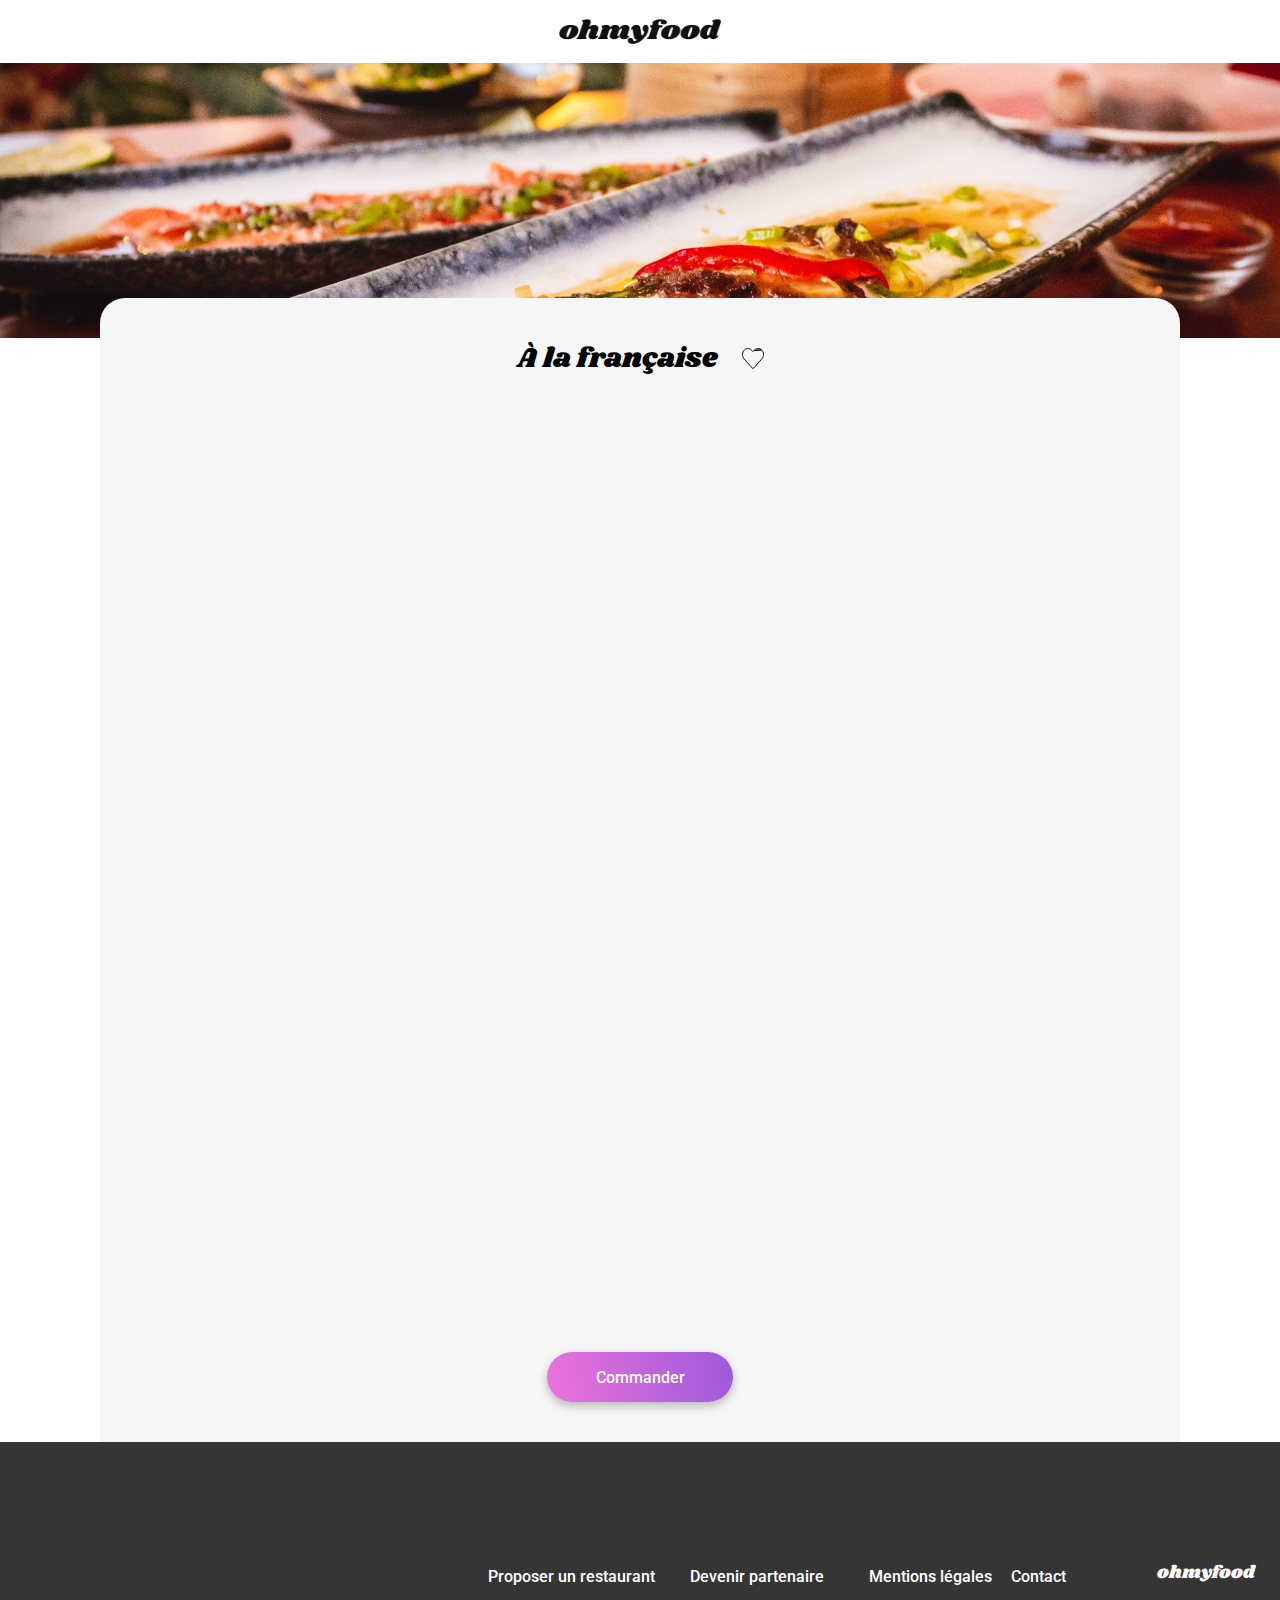
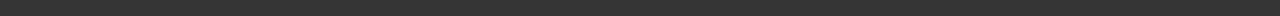
<file: restaurant/restaurant4.html>
<!DOCTYPE html>
<html lang="FR">
<head>
    <meta charset="UTF-8">
    <meta name="viewport" content="width=device-width, initial-scale=1.0">
    <title>Ohmyfood</title>
    <link
            rel="stylesheet"
            href="https://cdnjs.cloudflare.com/ajax/libs/font-awesome/6.2.1/css/all.min.css"
            integrity="sha512-MV7K8+y+gLIBoVD59lQIYicR65iaqukzvf/nwasF0nqhPay5w/9lJmVM2hMDcnK1OnMGCdVK+iQrJ7lzPJQd1w=="
            crossorigin="anonymous"
            referrerpolicy="no-referrer" />
    <link rel="stylesheet" type="text/css" href="./../assets/css/style.css" />
</head>
<body>
    <header class="header rest">
        <div class="header__title">
            <a href="../home.html">
                <i class="fa-solid fa-arrow-left header__title-i"></i>
            </a>
            <img class="header__title-img" src="./../assets/images/logo/ohmyfood.png" alt="">
        </div>
    </header>
    <main class="menu-background">
        <img class="headerImage" src="./../assets/images/restaurants/louis-hansel-shotsoflouis-qNBGVyOCY8Q-unsplash.jpg" alt="">
        <div class="menu">
            <div class="menu__title">
                <h1 class="menu__title-text">À la française</h1>
                <div class="menu__title-img"></div>
            </div>
            <div class="menu__menus">
                <h2 class="menu__menus-title">Entrées</h2>
                <div class="menu__menus-line"></div>
                <a>
                    <div class="menu__menus-plates">
                        <div class="menu__menus-plates-box">
                            <h3 class="menu__menus-plates-box-title">Tartare de poulpe acidulé</h3>
                            <div class="menu__menus-plates-box-infos">
                                <h4 class="menu__menus-plates-box-infos-info">Aux zestes d'orange</h4>
                                <p class="menu__menus-plates-box-infos-price">25€</p>
                            </div>
                        </div>
                        <div class="menu__menus-plates-selected">
                            <i class="menu__menus-plates-selected-i fa-solid fa-circle-check"></i>
                        </div>
                    </div>
                </a>
                <a>
                    <div class="menu__menus-plates">
                        <div class="menu__menus-plates-box">
                            <h3 class="menu__menus-plates-box-title">Velouté de légumes d'antan</h3>
                            <div class="menu__menus-plates-box-infos">
                                <h4 class="menu__menus-plates-box-infos-info">Carotte, panais, topinambour</h4>
                                <p class="menu__menus-plates-box-infos-price">35€</p>
                            </div>
                        </div>
                        <div class="menu__menus-plates-selected">
                            <i class="menu__menus-plates-selected-i fa-solid fa-circle-check"></i>
                        </div>
                    </div>
                </a>
                <a>
                    <div class="menu__menus-plates">
                        <div class="menu__menus-plates-box">
                            <h3 class="menu__menus-plates-box-title">Soupe à l'oignon</h3>
                            <div class="menu__menus-plates-box-infos">
                                <h4 class="menu__menus-plates-box-infos-info">Revisitée</h4>
                                <p class="menu__menus-plates-box-infos-price">20€</p>
                            </div>
                        </div>
                        <div class="menu__menus-plates-selected">
                            <i class="menu__menus-plates-selected-i fa-solid fa-circle-check"></i>
                        </div>
                    </div>
                </a>
            </div>
            <div class="menu__menus delay-1">
                <h2 class="menu__menus-title">Plats</h2>
                <div class="menu__menus-line"></div>
                <a>
                    <div class="menu__menus-plates">
                        <div class="menu__menus-plates-box">
                            <h3 class="menu__menus-plates-box-title">Coquilles Saint-Jacques</h3>
                            <div class="menu__menus-plates-box-infos">
                                <h4 class="menu__menus-plates-box-infos-info">Accompagnées d'une purée de panais</h4>
                                <p class="menu__menus-plates-box-infos-price">40€</p>
                            </div>
                        </div>
                        <div class="menu__menus-plates-selected">
                            <i class="menu__menus-plates-selected-i fa-solid fa-circle-check"></i>
                        </div>
                    </div>
                </a>
                <a>
                    <div class="menu__menus-plates">
                        <div class="menu__menus-plates-box">
                            <h3 class="menu__menus-plates-box-title">Magret de canard</h3>
                            <div class="menu__menus-plates-box-infos">
                                <h4 class="menu__menus-plates-box-infos-info">Et parmentier de pommes de terre</h4>
                                <p class="menu__menus-plates-box-infos-price">35€</p>
                            </div>
                        </div>
                        <div class="menu__menus-plates-selected">
                            <i class="menu__menus-plates-selected-i fa-solid fa-circle-check"></i>
                        </div>
                    </div>
                </a>
                <a>
                    <div class="menu__menus-plates">
                        <div class="menu__menus-plates-box">
                            <h3 class="menu__menus-plates-box-title">Pigeonneau d’Ille-et-Vilaine</h3>
                            <div class="menu__menus-plates-box-infos">
                                <h4 class="menu__menus-plates-box-infos-info">Sur son lit de gnocchis aux légumes</h4>
                                <p class="menu__menus-plates-box-infos-price">44€</p>
                            </div>
                        </div>
                        <div class="menu__menus-plates-selected">
                            <i class="menu__menus-plates-selected-i fa-solid fa-circle-check"></i>
                        </div>
                    </div>
                </a>
            </div>
            <div class="menu__menus delay-2">
                <h2 class="menu__menus-title">Desserts</h2>
                <div class="menu__menus-line"></div>
                <a>
                    <div class="menu__menus-plates">
                        <div class="menu__menus-plates-box">
                            <h3 class="menu__menus-plates-box-title">Pétales de violettes glacés</h3>
                            <div class="menu__menus-plates-box-infos">
                                <h4 class="menu__menus-plates-box-infos-info">Et purée de noisettes</h4>
                                <p class="menu__menus-plates-box-infos-price">18€</p>
                            </div>
                        </div>
                        <div class="menu__menus-plates-selected">
                            <i class="menu__menus-plates-selected-i fa-solid fa-circle-check"></i>
                        </div>
                    </div>
                </a>
                <a>
                    <div class="menu__menus-plates">
                        <div class="menu__menus-plates-box">
                            <h3 class="menu__menus-plates-box-title">Fondant au chocolat</h3>
                            <div class="menu__menus-plates-box-infos">
                                <h4 class="menu__menus-plates-box-infos-info">Revisité</h4>
                                <p class="menu__menus-plates-box-infos-price">22€</p>
                            </div>
                        </div>
                        <div class="menu__menus-plates-selected">
                            <i class="menu__menus-plates-selected-i fa-solid fa-circle-check"></i>
                        </div>
                    </div>
                </a>
                <a>
                    <div class="menu__menus-plates">
                        <div class="menu__menus-plates-box">
                            <h3 class="menu__menus-plates-box-title">Millefeuille croustillant</h3>
                            <div class="menu__menus-plates-box-infos">
                                <h4 class="menu__menus-plates-box-infos-info">Myrtilles et pâte d’amande</h4>
                                <p class="menu__menus-plates-box-infos-price">23€</p>
                            </div>
                        </div>
                        <div class="menu__menus-plates-selected">
                            <i class="menu__menus-plates-selected-i fa-solid fa-circle-check"></i>
                        </div>
                    </div>
                </a>
            </div>
            <div class="menu__btn">
                <Button class="menu__btn-btn">
                    Commander
                </Button>
            </div>
        </div>
    </main>
    <footer class="footer restaurant-footer">
        <h2 class="footer__title">ohmyfood</h2>
        <div class="footer__links">
            <div class="footer__links-link">
                <i class="footer__links-link-i fa-solid fa-utensils fa-sm"></i>
                <p class="footer__links-link-text">Proposer un restaurant</p>
            </div>
            <div class="footer__links-link">
                <i class="footer__links-link-i fa-solid fa-handshake-angle fa-sm"></i>
                <p class="footer__links-link-text">Devenir partenaire</p>
            </div>
            <div class="footer__links-link">
                <p class="footer__links-link-text">Mentions légales</p>
            </div>
            <div class="footer__links-link">
                <a href="mailto:omyfood@gmail.com" class="footer__links-link-text">Contact</a>
            </div>
        </div>
    </footer>
</body>
</html>
</file>
<file: assets/css/loader.css>
.loader {
  display: flex;
  flex-direction: column;
  justify-content: center;
  align-items: center;
  gap: 20px;
  padding-top: 200px;
}
.loader__img {
  width: 162px;
  animation: beat 1s infinite;
}
.loader__loader {
  width: 80px;
  height: 80px;
  border-radius: 50%;
  border: 8px solid #d1914b;
  box-sizing: border-box;
  --c: no-repeat radial-gradient(farthest-side, #d64123 94%, #0000);
  --b: no-repeat radial-gradient(farthest-side, #000 94%, #0000);
  background: var(--c) 11px 15px, var(--b) 6px 15px, var(--c) 35px 23px, var(--b) 29px 15px, var(--c) 11px 46px, var(--b) 11px 34px, var(--c) 36px 0px, var(--b) 50px 31px, var(--c) 47px 43px, var(--b) 31px 48px, #f6d353;
  background-size: 15px 15px, 6px 6px;
  animation: loader 3s infinite;
}

@keyframes loader {
  0% {
    -webkit-mask: conic-gradient(rgba(0, 0, 0, 0) 0, #000 0);
  }
  16.67% {
    -webkit-mask: conic-gradient(rgba(0, 0, 0, 0) 60deg, #000 0);
  }
  33.33% {
    -webkit-mask: conic-gradient(rgba(0, 0, 0, 0) 120deg, #000 0);
  }
  50% {
    -webkit-mask: conic-gradient(rgba(0, 0, 0, 0) 180deg, #000 0);
  }
  66.67% {
    -webkit-mask: conic-gradient(rgba(0, 0, 0, 0) 240deg, #000 0);
  }
  83.33% {
    -webkit-mask: conic-gradient(rgba(0, 0, 0, 0) 300deg, #000 0);
  }
  100% {
    -webkit-mask: conic-gradient(rgba(0, 0, 0, 0) 360deg, #000 0);
  }
}
@keyframes beat {
  0% {
    transform: scale(0.9);
  }
  20% {
    transform: scale(1);
  }
  40% {
    transform: scale(0.9);
  }
  60% {
    transform: scale(1);
  }
  80% {
    transform: scale(0.9);
  }
  100% {
    transform: scale(0.9);
  }
}/*# sourceMappingURL=loader.css.map */
</file>
<file: assets/css/style.css>
@import url("https://fonts.googleapis.com/css2?family=Roboto:wght@300;400;500;700;900&family=Shrikhand&display=swap");
html {
  display: flex;
  flex-direction: column;
  align-items: center;
}

body {
  margin: 0px;
  padding: 0px;
  display: flex;
  flex-direction: column;
  justify-content: center;
  align-items: center;
  width: 100%;
  box-sizing: border-box;
}

main {
  width: 100%;
}

h1,
h2,
h3,
h4,
h5,
p {
  margin: 0px;
}

a {
  color: inherit;
  text-decoration: none;
}

.header {
  width: 100%;
  height: 113px;
  display: flex;
  flex-direction: column;
  justify-content: center;
  align-items: center;
}
.header__title {
  display: flex;
  width: 100%;
  height: 63px;
  justify-content: center;
  align-items: center;
  position: relative;
}
.header__title a {
  position: absolute;
  top: 24px;
  left: 27px;
}
.header__title-i {
  height: 30px;
  width: 30px;
}
.header__title-img {
  display: flex;
  width: 162px;
  height: 25px;
  justify-content: center;
  align-items: center;
}
.header__location {
  display: flex;
  width: 100%;
  height: 50px;
  justify-content: center;
  align-items: center;
  gap: 17px;
  background: #EAEAEA;
}
.header__location-i {
  width: 12px;
  height: 16px;
}
.header__location-input {
  width: 109px;
  color: #353535;
  font-family: Roboto, sans-serif;
  font-size: 16px;
  font-style: normal;
  font-weight: 500;
  line-height: normal;
  padding: 0;
  background: none;
  border: none;
  border-radius: 0;
  outline: none;
  -webkit-appearance: none;
  -moz-appearance: none;
  appearance: none;
}

.home {
  width: 100%;
  display: flex;
  flex-direction: column;
  justify-content: center;
  align-items: center;
  align-content: center;
  gap: 20px;
  background: #F6F6F6;
  padding: 45px 0 57px 0;
}
.home__title {
  width: 84%;
  color: #000000;
  text-align: center;
  font-family: Roboto, sans-serif;
  font-size: 24px;
  font-style: normal;
  font-weight: 700;
  line-height: normal;
}
.home__text {
  width: 84%;
  color: #353535;
  text-align: center;
  font-family: Roboto, sans-serif;
  font-size: 18px;
  font-style: normal;
  font-weight: 300;
  line-height: normal;
}
.home__btn {
  width: 218px;
  height: 50px;
  border-radius: 25px;
  color: #FFFFFF;
  background: -webkit-linear-gradient(193deg, #9356DC -11.44%, #FF79DA 123.93%);
  box-shadow: 0px 4px 10px 0px rgba(0, 0, 0, 0.25);
  border: none;
  text-align: center;
  font-family: Roboto, sans-serif;
  font-size: 16px;
  font-style: normal;
  font-weight: 500;
  line-height: normal;
  transition: filter 0.3s ease-in-out;
}
.home__btn:hover {
  filter: brightness(1.15);
}

.howto {
  height: 440px;
  display: flex;
  flex-direction: column;
  justify-content: center;
  align-items: center;
  background: #FFFFFF;
  padding: 0 20px;
}
@media screen and (min-width: 1024px) {
  .howto {
    height: 228px;
  }
}
.howto__box {
  max-width: 1080px;
  gap: 20px;
  width: 100%;
}
.howto__box-title {
  height: 31px;
  width: 100%;
  color: #000000;
  font-family: Roboto, sans-serif;
  font-size: 24px;
  font-style: normal;
  font-weight: 700;
  line-height: normal;
}
.howto__box-div {
  display: flex;
  flex-direction: column;
  justify-content: flex-start;
  gap: 20px;
  width: 100%;
}
@media screen and (min-width: 1024px) {
  .howto__box-div {
    flex-direction: row;
    justify-content: space-between;
  }
}
.howto__box-div-box {
  width: 100%;
  height: 72.379px;
  display: flex;
  flex-direction: row;
  justify-content: flex-start;
  align-items: center;
  border-radius: 20px;
  background: #F6F6F6;
  box-shadow: 0px 4px 15px 0px rgba(0, 0, 0, 0.15);
  gap: 20px;
}
.howto__box-div-box-circle {
  width: 24px;
  height: 24px;
  position: relative;
  left: -10px;
  border-radius: 50%;
  background: #9356DC;
}
.howto__box-div-box-circle-text {
  width: 24px;
  height: 24px;
  display: flex;
  justify-content: center;
  align-items: center;
  color: #FFFFFF;
  font-family: Roboto, sans-serif;
  font-size: 14.182px;
  font-style: normal;
  font-weight: 500;
  line-height: normal;
}
.howto__box-div-box-i {
  width: 13.019px;
  height: 19.903px;
  display: flex;
  justify-content: center;
  align-items: center;
  color: #7E7E7E;
}
.howto__box-div-box-text {
  height: 15.67px;
  color: #000000;
  font-family: Roboto, sans-serif;
  font-size: 16px;
  font-style: normal;
  font-weight: 500;
  line-height: normal;
}

.restaurant {
  display: flex;
  flex-direction: column;
  justify-content: center;
  align-items: center;
  padding: 66px 0;
  background: #F6F6F6;
  width: 100%;
}
.restaurant__div {
  max-width: 1080px;
  width: calc(100% - 40px);
  display: flex;
  flex-direction: column;
  justify-content: center;
  align-items: start;
  gap: 20px;
  padding: 0 20px;
}
.restaurant__div-title {
  color: #000000;
  font-family: Roboto, sans-serif;
  font-size: 24px;
  font-style: normal;
  font-weight: 700;
  line-height: normal;
}
.restaurant__div-cards {
  display: flex;
  flex-direction: column;
  justify-content: space-between;
  gap: 20px;
  width: 100%;
}
@media screen and (min-width: 767px) {
  .restaurant__div-cards {
    flex-direction: row;
    gap: 50px 50px;
    flex-wrap: wrap;
    width: 100%;
  }
}
@media screen and (min-width: 767px) {
  .restaurant__div-cards a {
    display: flex;
  }
}
.restaurant__div-cards-card {
  display: flex;
  flex-direction: column;
  border-radius: 15px;
  height: 251px;
  background: #FFFFFF;
  position: relative;
}
@media screen and (min-width: 767px) {
  .restaurant__div-cards-card {
    min-width: 320px;
  }
}
@media screen and (min-width: 1024px) {
  .restaurant__div-cards-card {
    min-width: 450px;
  }
}
@media screen and (min-width: 1080px) {
  .restaurant__div-cards-card {
    min-width: 480px;
  }
}
.restaurant__div-cards-card-img {
  height: 174px;
  -o-object-fit: cover;
     object-fit: cover;
  border-radius: 15px 15px 0 0;
}
.restaurant__div-cards-card-new {
  position: absolute;
  top: 15px;
  right: 15px;
  width: 80px;
  height: 29px;
  display: flex;
  justify-content: center;
  align-items: center;
  border-radius: 2px;
  background: #99E2D0;
  box-shadow: 0px 2px 4px 0px rgba(0, 0, 0, 0.15);
  color: #008766;
  text-align: center;
  font-family: Roboto, sans-serif;
  font-size: 14px;
  font-style: normal;
  font-weight: 500;
  line-height: normal;
}
.restaurant__div-cards-card-new-hidden {
  display: none;
}
.restaurant__div-cards-card-bottom {
  display: flex;
  flex-direction: row;
  justify-content: space-between;
  align-items: center;
  height: 77px;
  padding: 0 15px;
}
.restaurant__div-cards-card-bottom-texts {
  display: flex;
  flex-direction: column;
  align-items: start;
}
.restaurant__div-cards-card-bottom-texts-title {
  color: #000000;
  font-family: Roboto, sans-serif;
  font-size: 18px;
  font-style: normal;
  font-weight: 700;
  line-height: normal;
}
.restaurant__div-cards-card-bottom-texts-text {
  color: #000000;
  font-family: Roboto, sans-serif;
  font-size: 17px;
  font-style: normal;
  font-weight: 300;
  line-height: normal;
}
.restaurant__div-cards-card-bottom-i {
  display: flex;
  justify-content: center;
  align-items: center;
  width: 22px;
  height: 21px;
  color: #000000;
  background: url(./../images/svg/heart.svg);
  transition: background 0.4s ease-in-out;
}
.restaurant__div-cards-card-bottom-i:hover {
  background: url(./../images/svg/heartFull.svg);
}

.footer {
  display: flex;
  flex-direction: column;
  align-items: flex-start;
  width: calc(100% - 50px);
  padding: 22px 25px;
  gap: 16px;
  background: #353535;
}
@media screen and (min-width: 768px) {
  .footer {
    flex-direction: row-reverse;
    align-items: flex-end;
    height: 114px;
    padding: 30px 25px;
  }
}
.footer__title {
  color: #FFFFFF;
  font-family: Shrikhand, sans-serif;
  font-size: 18px;
  font-style: normal;
  font-weight: 400;
  line-height: normal;
}
.footer__links {
  display: flex;
  flex-direction: column;
  align-items: flex-start;
  gap: 7px;
}
@media screen and (min-width: 768px) {
  .footer__links {
    flex-direction: row;
    align-items: flex-end;
    gap: 12px;
  }
}
.footer__links-link {
  display: flex;
  flex-direction: row;
  justify-content: flex-start;
  align-items: center;
  gap: 12px;
}
.footer__links-link-i {
  display: flex;
  justify-content: center;
  align-items: center;
  width: 11px;
  height: 13px;
  color: #FFFFFF;
}
.footer__links-link-text {
  color: #FFFFFF;
  font-family: Roboto, sans-serif;
  font-size: 16px;
  font-style: normal;
  font-weight: 500;
  line-height: normal;
}
.footer__links-link:nth-child(-n+2) {
  width: 190px;
}
.footer__links-link:nth-last-child(-n+2) {
  width: 130px;
}

.menu-background {
  display: flex;
  flex-direction: column;
  justify-content: center;
  align-items: center;
  margin-bottom: -40px;
}

.headerImage {
  -o-object-fit: cover;
     object-fit: cover;
  z-index: -1;
  width: 100%;
  height: 275px;
}

.menu {
  position: relative;
  display: flex;
  flex-direction: column;
  justify-content: center;
  top: -40px;
  border-radius: 25px 25px 0 0;
  width: 100%;
  background: #F6F6F6;
  gap: 40px;
  padding: 40px 0;
  height: calc(100% - 40px);
  max-width: 1080px;
}
@media screen and (min-width: 768px) {
  .menu {
    align-items: center;
  }
}
.menu__title {
  display: flex;
  flex-direction: row;
  justify-content: space-between;
  align-items: center;
  padding: 0 20px;
}
@media screen and (min-width: 768px) {
  .menu__title {
    gap: 24px;
  }
}
.menu__title-text {
  color: #000000;
  font-family: Shrikhand, sans-serif;
  font-size: 28px;
  font-style: normal;
  font-weight: 400;
  line-height: normal;
}
.menu__title-img {
  width: 22px;
  height: 21px;
  background: url(./../images/svg/heart.svg);
  transition: background 0.4s ease-in-out;
}
.menu__title-img:hover {
  background: url(./../images/svg/heartFull.svg);
}
.menu__menus {
  display: flex;
  flex-direction: column;
  justify-content: start;
  align-items: start;
  width: 100%;
  max-width: 634px;
  animation-duration: 1s;
  animation-name: slidein;
  animation-iteration-count: 1;
  opacity: 0;
  animation-fill-mode: forwards;
}
@keyframes slidein {
  0% {
    opacity: 0;
  }
  25%, 75% {
    opacity: 1;
  }
  100% {
    opacity: 1;
  }
}
.menu__menus-line {
  width: 40px;
  height: 3px;
  background: #99e2d0;
  margin: 0 15px;
  margin-top: 6px;
}
.menu__menus a {
  width: 100%;
  display: flex;
  justify-content: center;
  align-items: center;
}
.menu__menus-title {
  color: #000000;
  font-family: Roboto, sans-serif;
  font-size: 16px;
  font-style: normal;
  font-weight: 300;
  line-height: normal;
  text-transform: uppercase;
  padding: 0 15px;
}
.menu__menus-plates {
  height: 69px;
  width: calc(100% - 30px);
  max-width: 634px;
  display: flex;
  flex-direction: row;
  justify-content: space-between;
  align-items: center;
  border-radius: 15.043px;
  background: #FFFFFF;
  box-shadow: 0px 4.01149px 15.0431px 0px rgba(0, 0, 0, 0.1);
  gap: 8px;
  margin: 0 15px;
  margin-top: 12px;
}
.menu__menus-plates-box {
  display: flex;
  flex-direction: column;
  justify-content: center;
  align-items: start;
  width: 100%;
  transition: width 0.4s ease-in-out;
}
.menu__menus-plates-box-title {
  color: #000000;
  font-family: Roboto, sans-serif;
  font-size: 18px;
  font-style: normal;
  font-weight: 500;
  line-height: normal;
  padding-left: 15px;
}
.menu__menus-plates-box-infos {
  display: flex;
  width: calc(100% - 30px);
  flex-direction: row;
  justify-content: space-between;
  align-items: center;
  padding: 0 15px;
}
.menu__menus-plates-box-infos-info {
  color: #000000;
  font-family: Roboto, sans-serif;
  font-size: 15.043px;
  font-style: normal;
  font-weight: 300;
  line-height: normal;
  text-overflow: ellipsis;
  overflow: hidden;
  white-space: nowrap;
  width: 100%;
}
.menu__menus-plates-box-infos-price {
  color: #000000;
  font-family: Roboto, sans-serif;
  font-size: 15.043px;
  font-style: normal;
  font-weight: 700;
  line-height: normal;
}
.menu__menus-plates-box:hover + .menu__menus-plates-selected {
  width: 59px;
}
.menu__menus-plates-box:hover {
  width: calc(100% - 59px);
}
.menu__menus-plates-box:hover + .menu__menus-plates-selected > i {
  opacity: 1;
}
.menu__menus-plates-selected {
  width: 0px;
  height: 100%;
  background: #99E2D0;
  display: flex;
  justify-content: center;
  align-items: center;
  border-radius: 0 15.043px 15.043px 0;
  transition: width 0.4s ease-in-out;
}
.menu__menus-plates-selected-i {
  display: flex;
  justify-content: center;
  align-items: center;
  opacity: 0;
  color: white;
  transition: opacity 260ms cubic-bezier(0.63, 0.39, 1, 0.61);
}
.menu__btn {
  display: flex;
  justify-content: center;
  align-items: center;
}
.menu__btn-btn {
  display: flex;
  justify-content: center;
  align-items: center;
  width: 186px;
  height: 50px;
  border-radius: 25px;
  color: #FFFFFF;
  background: -webkit-linear-gradient(193deg, #9356DC -11.44%, #FF79DA 123.93%);
  box-shadow: 0px 4px 10px 0px rgba(0, 0, 0, 0.25);
  border: none;
  text-align: center;
  font-family: Roboto, sans-serif;
  font-size: 16px;
  font-style: normal;
  font-weight: 500;
  line-height: normal;
  transition: filter 0.3s ease-in-out;
}
.menu__btn-btn:hover {
  filter: brightness(1.15);
}

.rest {
  height: 63px !important;
}

.delay-1 {
  animation-delay: 1s;
}

.delay-2 {
  animation-delay: 2s;
}/*# sourceMappingURL=style.css.map */
</file>
